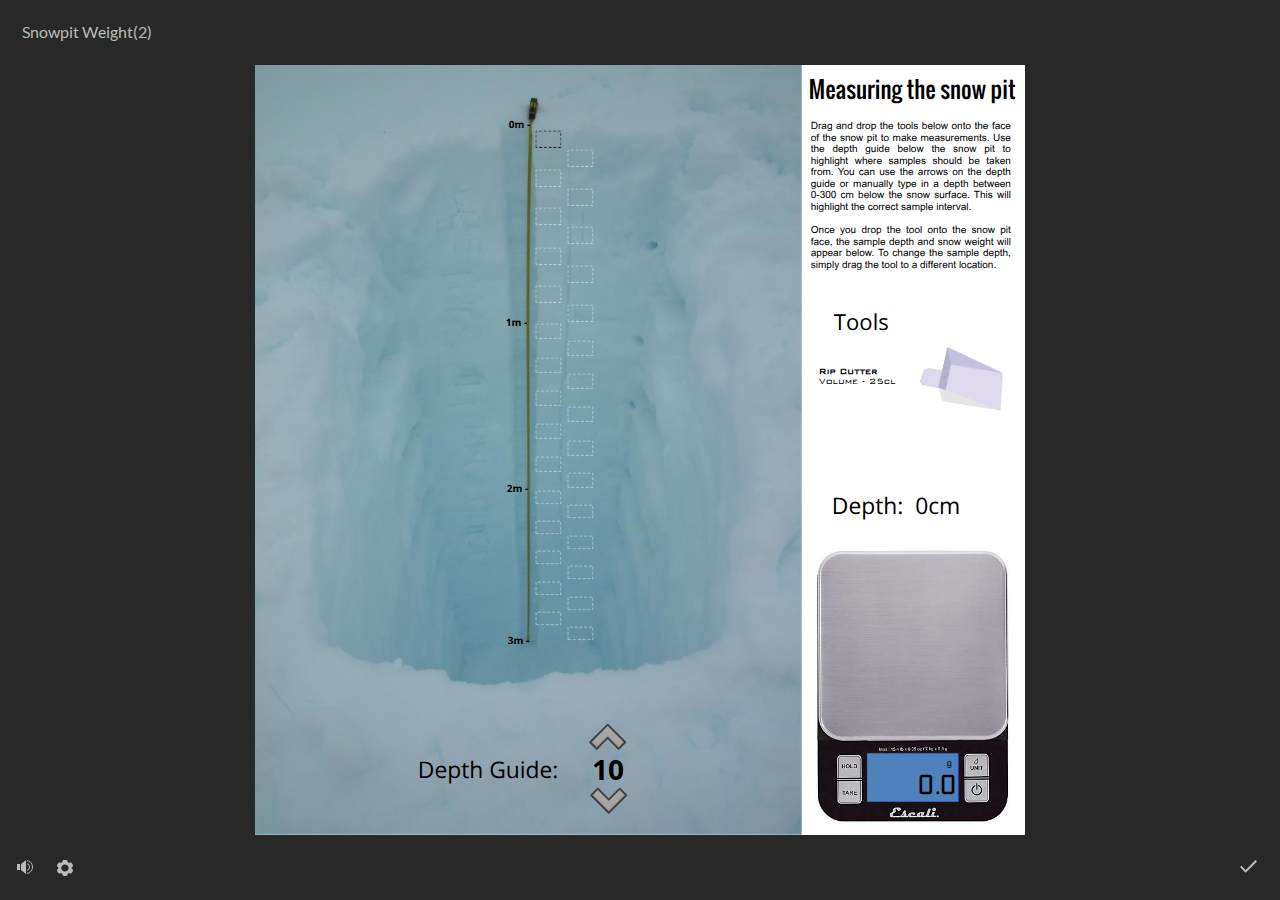
<file: Index.html>
<!doctype html>
<html lang="en-US">
<head>
  <meta charset="utf-8">
  <!-- Created using Storyline 360 - http://www.articulate.com  -->
  <!-- version: 3.64.27845.0 -->
  <title>Snowpit Weight(2)</title>
  <meta http-equiv="x-ua-compatible" content="IE=edge"/>
  <meta name="viewport" content="width=device-width,initial-scale=1,user-scalable=no,shrink-to-fit=no,minimal-ui"/>
  <meta name="apple-mobile-web-app-capable" content="yes"/>
  <style>
    html, body { height: 100%; padding: 0; margin: 0 }
    #app { height: 100%; width: 100%; }
  </style>
  
  <script>window.THREE = { };</script>
</head>
<body style="background: #282828" class="cs-HTML theme-unified">
  <!-- 360 -->
  <script>!function(e){var i=/iPhone/i,o=/iPod/i,n=/iPad/i,t=/(?=.*\bAndroid\b)(?=.*\bMobile\b)/i,d=/Android/i,s=/(?=.*\bAndroid\b)(?=.*\bSD4930UR\b)/i,b=/(?=.*\bAndroid\b)(?=.*\b(?:KFOT|KFTT|KFJWI|KFJWA|KFSOWI|KFTHWI|KFTHWA|KFAPWI|KFAPWA|KFARWI|KFASWI|KFSAWI|KFSAWA)\b)/i,r=/IEMobile/i,h=/(?=.*\bWindows\b)(?=.*\bARM\b)/i,a=/BlackBerry/i,l=/BB10/i,p=/Opera Mini/i,f=/(CriOS|Chrome)(?=.*\bMobile\b)/i,u=/(?=.*\bFirefox\b)(?=.*\bMobile\b)/i,c=new RegExp("(?:Nexus 7|BNTV250|Kindle Fire|Silk|GT-P1000)","i"),w=function(e,i){return e.test(i)},A=function(e){var A=e||navigator.userAgent,v=A.split("[FBAN");if(void 0!==v[1]&&(A=v[0]),this.apple={phone:w(i,A),ipod:w(o,A),tablet:!w(i,A)&&w(n,A),device:w(i,A)||w(o,A)||w(n,A)},this.amazon={phone:w(s,A),tablet:!w(s,A)&&w(b,A),device:w(s,A)||w(b,A)},this.android={phone:w(s,A)||w(t,A),tablet:!w(s,A)&&!w(t,A)&&(w(b,A)||w(d,A)),device:w(s,A)||w(b,A)||w(t,A)||w(d,A)},this.windows={phone:w(r,A),tablet:w(h,A),device:w(r,A)||w(h,A)},this.other={blackberry:w(a,A),blackberry10:w(l,A),opera:w(p,A),firefox:w(u,A),chrome:w(f,A),device:w(a,A)||w(l,A)||w(p,A)||w(u,A)||w(f,A)},this.seven_inch=w(c,A),this.any=this.apple.device||this.android.device||this.windows.device||this.other.device||this.seven_inch,this.phone=this.apple.phone||this.android.phone||this.windows.phone,this.tablet=this.apple.tablet||this.android.tablet||this.windows.tablet,"undefined"==typeof window)return this},v=function(){var e=new A;return e.Class=A,e};"undefined"!=typeof module&&module.exports&&"undefined"==typeof window?module.exports=A:"undefined"!=typeof module&&module.exports&&"undefined"!=typeof window?module.exports=v():"function"==typeof define&&define.amd?define("isMobile",[],e.isMobile=v()):e.isMobile=v()}(this);
    window.isMobile.apple.tablet = window.isMobile.apple.tablet ||
      (navigator.platform === 'MacIntel' && navigator.maxTouchPoints > 1);
    window.isMobile.apple.device = window.isMobile.apple.device || window.isMobile.apple.tablet;
    window.isMobile.tablet = window.isMobile.tablet || window.isMobile.apple.tablet;
    window.isMobile.any = window.isMobile.any || window.isMobile.apple.tablet;
  </script>

  <div id="focus-sink" tabindex="-1"></div>

  <div id="preso"></div>
  <script>
    window.DS = {};
    window.globals = {
      DATA_PATH_BASE: '',
      HAS_FRAME: true,
      HAS_SLIDE: true,

      lmsPresent: false,
      tinCanPresent: false,
      cmi5Present: false,
      aoSupport: false,
      scale: 'noscale',
      captureRc: false,
      browserSize: 'optimal',
      bgColor: '#282828',
      features: 'InsertSvgPicture,MultipleQuizTracking,QuestionCorrectVariable',
      themeName: 'unified',
      preloaderColor: '#FFFFFF',
      suppressAnalytics: false,
      productChannel: 'stable',
      publishSource: 'storyline',
      aid: 'aid|4d14df70-936a-4b4a-a798-5549577b460c',
      cid: '8b01fe0f-a9a6-4ad9-a5ed-ea9b1ed23a86',
      playerVersion: '3.64.27845.0',
      publishTimestamp: '2022-06-22T02:56:29.3718049Z',
      maxIosVideoElements: 10,

      
      parseParams: function(qs) {
        if (window.globals.parsedParams != null) {
          return window.globals.parsedParams;
        }
        qs = (qs || window.location.search.substr(1)).split('+').join(' ');
        var params = {},
            tokens,
            re = /[?&]?([^=]+)=([^&]*)/g;

        while (tokens = re.exec(qs)) {
          params[decodeURIComponent(tokens[1]).trim()] =
            decodeURIComponent(tokens[2]).trim();
        }
        window.globals.parsedParams = params;
        return params;
      }

    };

    (function() {

      var classTypes = [ 'desktop', 'mobile', 'phone', 'tablet' ];

      var addDeviceClasses = function(prefix, testObj) {
        var curr, i;
        for (i = 0; i < classTypes.length; i++) {
          curr = classTypes[i];
          if (testObj[curr]) {
            document.body.classList.add(prefix + curr);
          }
        }
      };

      var params = window.globals.parseParams(),
          isDevicePreview = params.devicepreview === '1',
          isPhoneOverride = params.deviceType === 'phone' || (isDevicePreview && params.phone == '1'),
          isTabletOverride = (params.deviceType === 'tablet' || isDevicePreview) && !isPhoneOverride,
          isMobileOverride = isPhoneOverride || isTabletOverride;

      var deviceView = {
        desktop: !window.isMobile.any && !isMobileOverride,
        mobile: window.isMobile.any || isMobileOverride,
        phone: isPhoneOverride || (window.isMobile.phone && !isTabletOverride),
        tablet: isTabletOverride || window.isMobile.tablet
      };

      window.globals.deviceView = deviceView;
      window.isMobile.desktop = !window.isMobile.any;
      window.isMobile.mobile = window.isMobile.any;

      addDeviceClasses('view-', deviceView);

    })();
  </script>
  
  <script src='story_content/user.js' type=text/javascript></script>
  <div class="slide-loader"></div>

  <script>
    var doc = document, loader = doc.body.querySelector('.slide-loader'); [ 1, 2, 3 ].forEach(function(n) { var d = doc.createElement('div'); d.style.backgroundColor = window.globals.preloaderColor; d.classList.add('mobile-loader-dot'); d.classList.add('dot' + n); loader.appendChild(d); });
  </script>

  <div class="mobile-load-title-overlay" style="display: none">
    <div class="mobile-load-title">Snowpit Weight(2)</div>
  </div>

  <div class="mobile-chrome-warning"></div>

  <script>
    
    if (window.autoSpider && window.vInterfaceObject) {
      document.querySelector('.mobile-load-title-overlay').style.display = 'none';
    }
  </script>

  

  <link rel="stylesheet" href="html5/data/css/output.min.css" data-noprefix/>
</body>
<script src="html5/lib/scripts/bootstrapper.min.js"></script>
</html>
</file>
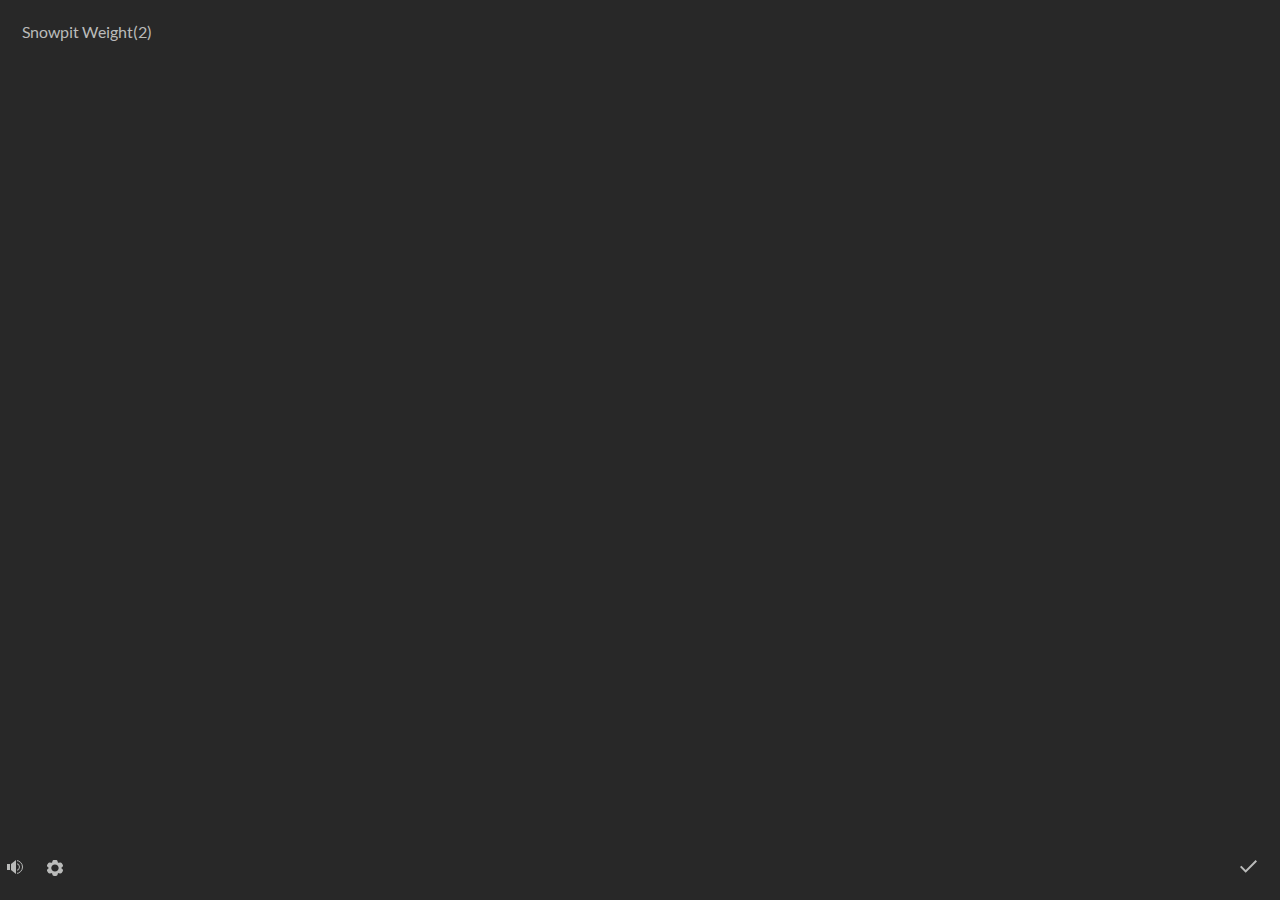
<file: index_lms.html>
<!doctype html>
<html lang="en-US">
<head>
  <meta charset="utf-8">
  <!-- Created using Storyline 360 - http://www.articulate.com  -->
  <!-- version: 3.64.27845.0 -->
  <title>Snowpit Weight(2)</title>
  <meta http-equiv="x-ua-compatible" content="IE=edge"/>
  <meta name="viewport" content="width=device-width,initial-scale=1,user-scalable=no,shrink-to-fit=no,minimal-ui"/>
  <meta name="apple-mobile-web-app-capable" content="yes"/>
  <style>
    html, body { height: 100%; padding: 0; margin: 0 }
    #app { height: 100%; width: 100%; }
  </style>
  <script src="lms/scormdriver.js" charset="utf-8"></script>
  <script>window.THREE = { };</script>
</head>
<body style="background: #282828" class="cs-HTML theme-unified">
  <!-- 360 -->
  <script>!function(e){var i=/iPhone/i,o=/iPod/i,n=/iPad/i,t=/(?=.*\bAndroid\b)(?=.*\bMobile\b)/i,d=/Android/i,s=/(?=.*\bAndroid\b)(?=.*\bSD4930UR\b)/i,b=/(?=.*\bAndroid\b)(?=.*\b(?:KFOT|KFTT|KFJWI|KFJWA|KFSOWI|KFTHWI|KFTHWA|KFAPWI|KFAPWA|KFARWI|KFASWI|KFSAWI|KFSAWA)\b)/i,r=/IEMobile/i,h=/(?=.*\bWindows\b)(?=.*\bARM\b)/i,a=/BlackBerry/i,l=/BB10/i,p=/Opera Mini/i,f=/(CriOS|Chrome)(?=.*\bMobile\b)/i,u=/(?=.*\bFirefox\b)(?=.*\bMobile\b)/i,c=new RegExp("(?:Nexus 7|BNTV250|Kindle Fire|Silk|GT-P1000)","i"),w=function(e,i){return e.test(i)},A=function(e){var A=e||navigator.userAgent,v=A.split("[FBAN");if(void 0!==v[1]&&(A=v[0]),this.apple={phone:w(i,A),ipod:w(o,A),tablet:!w(i,A)&&w(n,A),device:w(i,A)||w(o,A)||w(n,A)},this.amazon={phone:w(s,A),tablet:!w(s,A)&&w(b,A),device:w(s,A)||w(b,A)},this.android={phone:w(s,A)||w(t,A),tablet:!w(s,A)&&!w(t,A)&&(w(b,A)||w(d,A)),device:w(s,A)||w(b,A)||w(t,A)||w(d,A)},this.windows={phone:w(r,A),tablet:w(h,A),device:w(r,A)||w(h,A)},this.other={blackberry:w(a,A),blackberry10:w(l,A),opera:w(p,A),firefox:w(u,A),chrome:w(f,A),device:w(a,A)||w(l,A)||w(p,A)||w(u,A)||w(f,A)},this.seven_inch=w(c,A),this.any=this.apple.device||this.android.device||this.windows.device||this.other.device||this.seven_inch,this.phone=this.apple.phone||this.android.phone||this.windows.phone,this.tablet=this.apple.tablet||this.android.tablet||this.windows.tablet,"undefined"==typeof window)return this},v=function(){var e=new A;return e.Class=A,e};"undefined"!=typeof module&&module.exports&&"undefined"==typeof window?module.exports=A:"undefined"!=typeof module&&module.exports&&"undefined"!=typeof window?module.exports=v():"function"==typeof define&&define.amd?define("isMobile",[],e.isMobile=v()):e.isMobile=v()}(this);
    window.isMobile.apple.tablet = window.isMobile.apple.tablet ||
      (navigator.platform === 'MacIntel' && navigator.maxTouchPoints > 1);
    window.isMobile.apple.device = window.isMobile.apple.device || window.isMobile.apple.tablet;
    window.isMobile.tablet = window.isMobile.tablet || window.isMobile.apple.tablet;
    window.isMobile.any = window.isMobile.any || window.isMobile.apple.tablet;
  </script>

  <div id="focus-sink" tabindex="-1"></div>

  <div id="preso"></div>
  <script>
    window.DS = {};
    window.globals = {
      DATA_PATH_BASE: '',
      HAS_FRAME: true,
      HAS_SLIDE: true,

      lmsPresent: true,
      tinCanPresent: false,
      cmi5Present: false,
      aoSupport: false,
      scale: 'noscale',
      captureRc: false,
      browserSize: 'optimal',
      bgColor: '#282828',
      features: 'InsertSvgPicture,MultipleQuizTracking,QuestionCorrectVariable',
      themeName: 'unified',
      preloaderColor: '#FFFFFF',
      suppressAnalytics: false,
      productChannel: 'stable',
      publishSource: 'storyline',
      aid: 'aid|4d14df70-936a-4b4a-a798-5549577b460c',
      cid: '8b01fe0f-a9a6-4ad9-a5ed-ea9b1ed23a86',
      playerVersion: '3.64.27845.0',
      publishTimestamp: '2022-06-22T02:56:29.4825079Z',
      maxIosVideoElements: 10,

      
      parseParams: function(qs) {
        if (window.globals.parsedParams != null) {
          return window.globals.parsedParams;
        }
        qs = (qs || window.location.search.substr(1)).split('+').join(' ');
        var params = {},
            tokens,
            re = /[?&]?([^=]+)=([^&]*)/g;

        while (tokens = re.exec(qs)) {
          params[decodeURIComponent(tokens[1]).trim()] =
            decodeURIComponent(tokens[2]).trim();
        }
        window.globals.parsedParams = params;
        return params;
      }

    };

    (function() {

      var classTypes = [ 'desktop', 'mobile', 'phone', 'tablet' ];

      var addDeviceClasses = function(prefix, testObj) {
        var curr, i;
        for (i = 0; i < classTypes.length; i++) {
          curr = classTypes[i];
          if (testObj[curr]) {
            document.body.classList.add(prefix + curr);
          }
        }
      };

      var params = window.globals.parseParams(),
          isDevicePreview = params.devicepreview === '1',
          isPhoneOverride = params.deviceType === 'phone' || (isDevicePreview && params.phone == '1'),
          isTabletOverride = (params.deviceType === 'tablet' || isDevicePreview) && !isPhoneOverride,
          isMobileOverride = isPhoneOverride || isTabletOverride;

      var deviceView = {
        desktop: !window.isMobile.any && !isMobileOverride,
        mobile: window.isMobile.any || isMobileOverride,
        phone: isPhoneOverride || (window.isMobile.phone && !isTabletOverride),
        tablet: isTabletOverride || window.isMobile.tablet
      };

      window.globals.deviceView = deviceView;
      window.isMobile.desktop = !window.isMobile.any;
      window.isMobile.mobile = window.isMobile.any;

      addDeviceClasses('view-', deviceView);

    })();
  </script>
  
  <script src='story_content/user.js' type=text/javascript></script>
  <div class="slide-loader"></div>

  <script>
    var doc = document, loader = doc.body.querySelector('.slide-loader'); [ 1, 2, 3 ].forEach(function(n) { var d = doc.createElement('div'); d.style.backgroundColor = window.globals.preloaderColor; d.classList.add('mobile-loader-dot'); d.classList.add('dot' + n); loader.appendChild(d); });
  </script>

  <div class="mobile-load-title-overlay" style="display: none">
    <div class="mobile-load-title">Snowpit Weight(2)</div>
  </div>

  <div class="mobile-chrome-warning"></div>

  <script>
    
    if (window.autoSpider && window.vInterfaceObject) {
      document.querySelector('.mobile-load-title-overlay').style.display = 'none';
    }
  </script>

  

  <link rel="stylesheet" href="html5/data/css/output.min.css" data-noprefix/>
</body>
<script src="html5/lib/scripts/bootstrapper.min.js"></script>
</html>
</file>
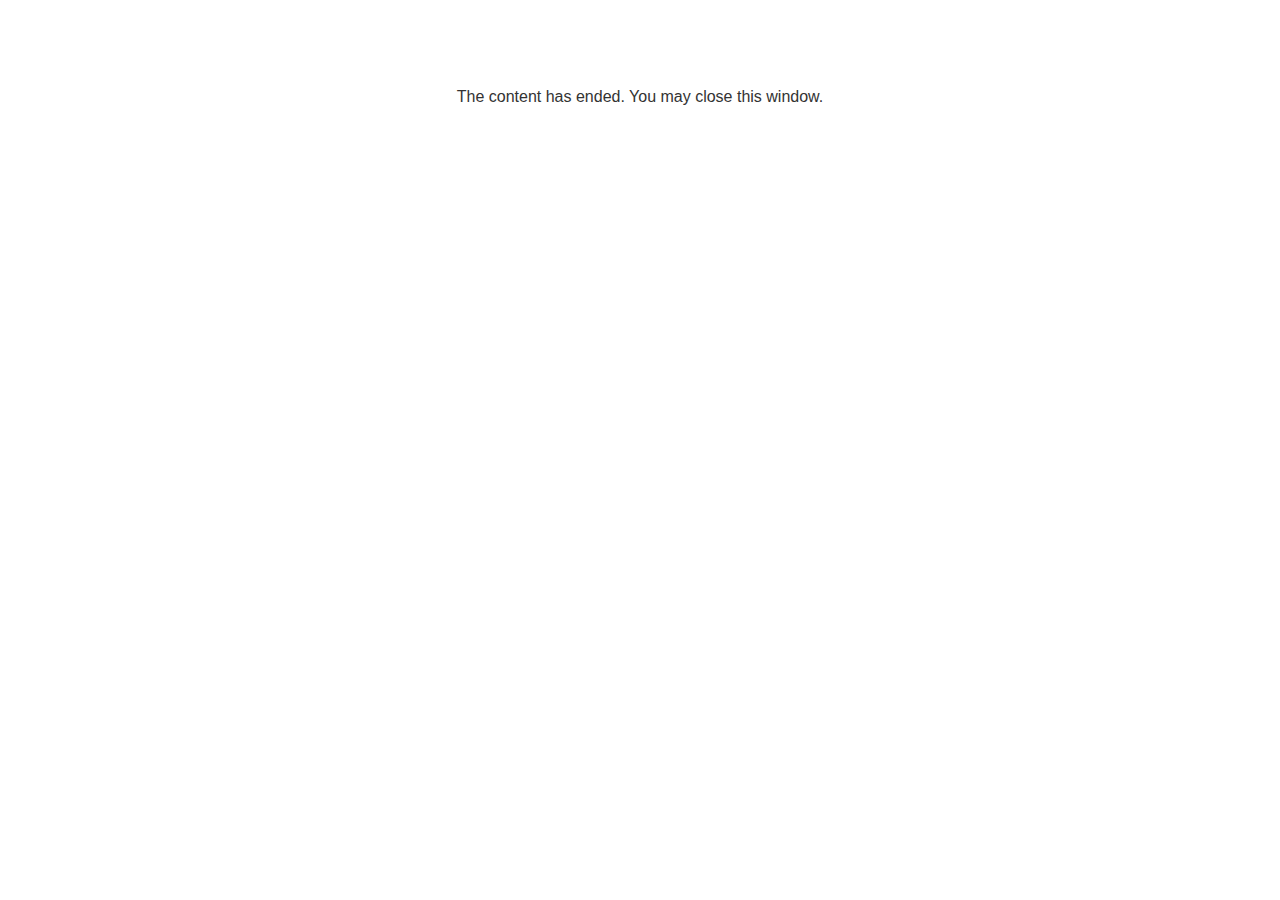
<file: lms/goodbye.html>
<!doctype html>
<html>
<body style="background-color: #ffffff;">

<p role="alert" style="color: #333333;font-family: Lato, articulate, tahoma, arial;font-size: medium;text-align: center;">
<br><br><br><br>
The content has ended. You may close this window.
</p>

</body>
</html>
</file>
